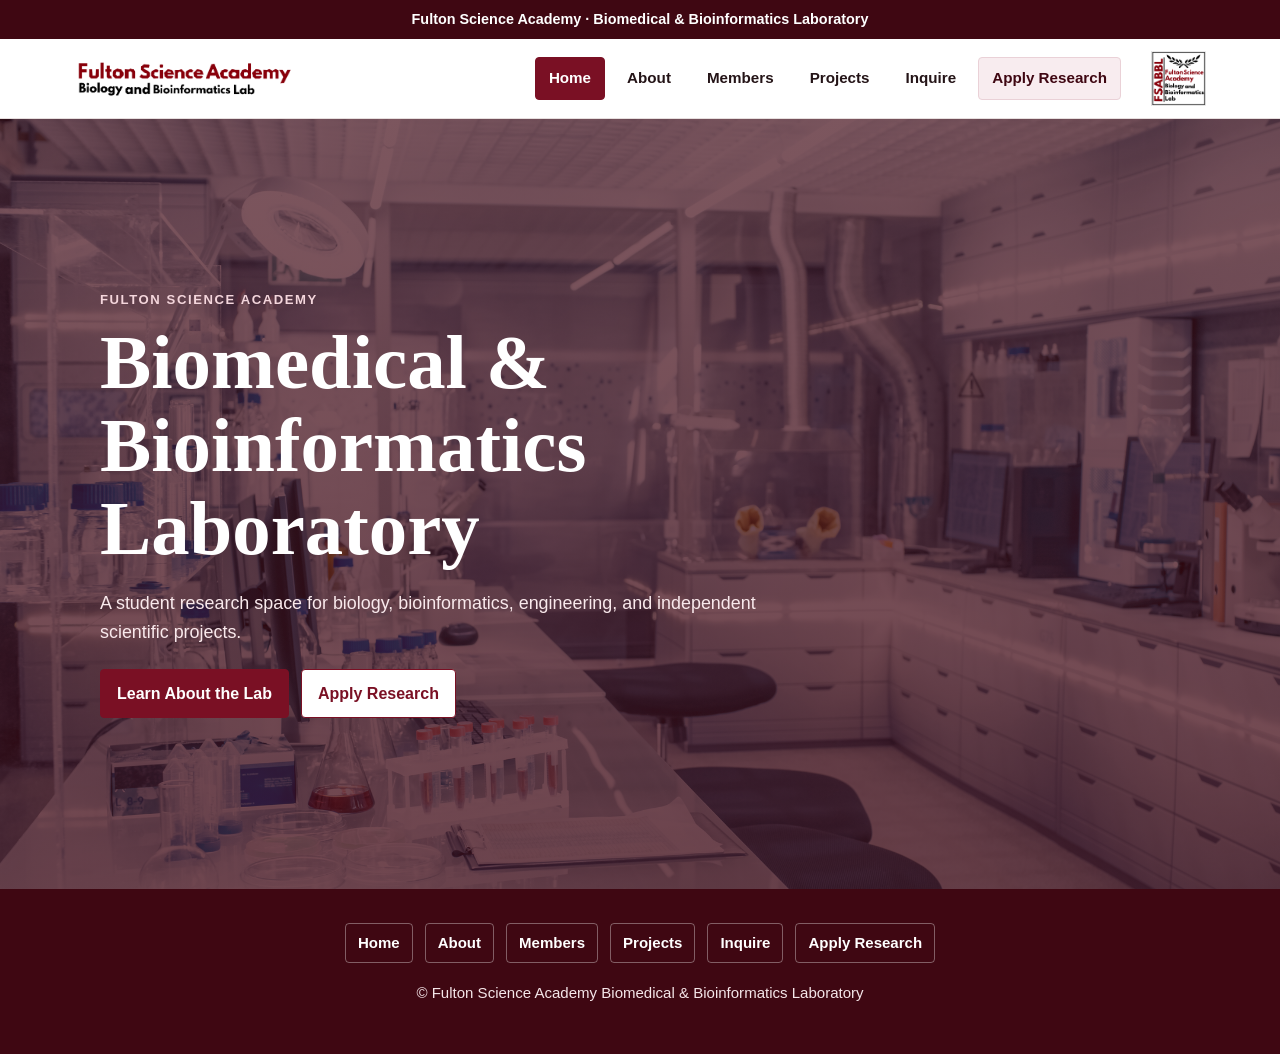
<file: index.html>
<!DOCTYPE html>
<html lang="en">
<head>
  <meta charset="UTF-8" />
  <meta name="viewport" content="width=device-width, initial-scale=1.0" />
  <title>Home | FSABBL</title>
  <link rel="stylesheet" href="styles.css" />
</head>
<body>
  <div class="top-strip">Fulton Science Academy · Biomedical &amp; Bioinformatics Laboratory</div>

  <header>
    <div class="nav-wrap">
      <a class="site-name" href="index.html" aria-label="FSABBL home">
        <img class="site-logo" src="images/logo.png" alt="FSABBL logo">
      </a>

      <nav aria-label="Main navigation">
        <a class="active" href="index.html">Home</a>
        <a href="about.html">About</a>
        <a href="members.html">Members</a>
        <a href="projects.html">Projects</a>
        <a href="inquire.html">Inquire</a>
        <a href="apply.html">Apply Research</a>
      </nav>

      <a class="site-name abrev-link" href="index.html" aria-label="FSABBL home">
        <img class="site-logo-abrev" src="images/logoabrev.png" alt="FSABBL abbreviated logo">
      </a>
    </div>
  </header>

  <section class="home-hero">
    <div class="home-overlay">
      <p class="eyebrow">Fulton Science Academy</p>
      <h1>Biomedical &amp; Bioinformatics Laboratory</h1>
      <p>
        A student research space for biology, bioinformatics, engineering, and independent scientific projects.
      </p>

      <div class="button-row">
        <a class="button primary" href="about.html">Learn About the Lab</a>
        <a class="button secondary home-button" href="apply.html">Apply Research</a>
      </div>
    </div>
  </section>

  <footer class="footer">
    <div class="footer-links">
      <a href="index.html">Home</a>
      <a href="about.html">About</a>
      <a href="members.html">Members</a>
      <a href="projects.html">Projects</a>
      <a href="inquire.html">Inquire</a>
      <a href="apply.html">Apply Research</a>
    </div>

    <p>© Fulton Science Academy Biomedical &amp; Bioinformatics Laboratory</p>
  </footer>
</body>
</html>
</file>
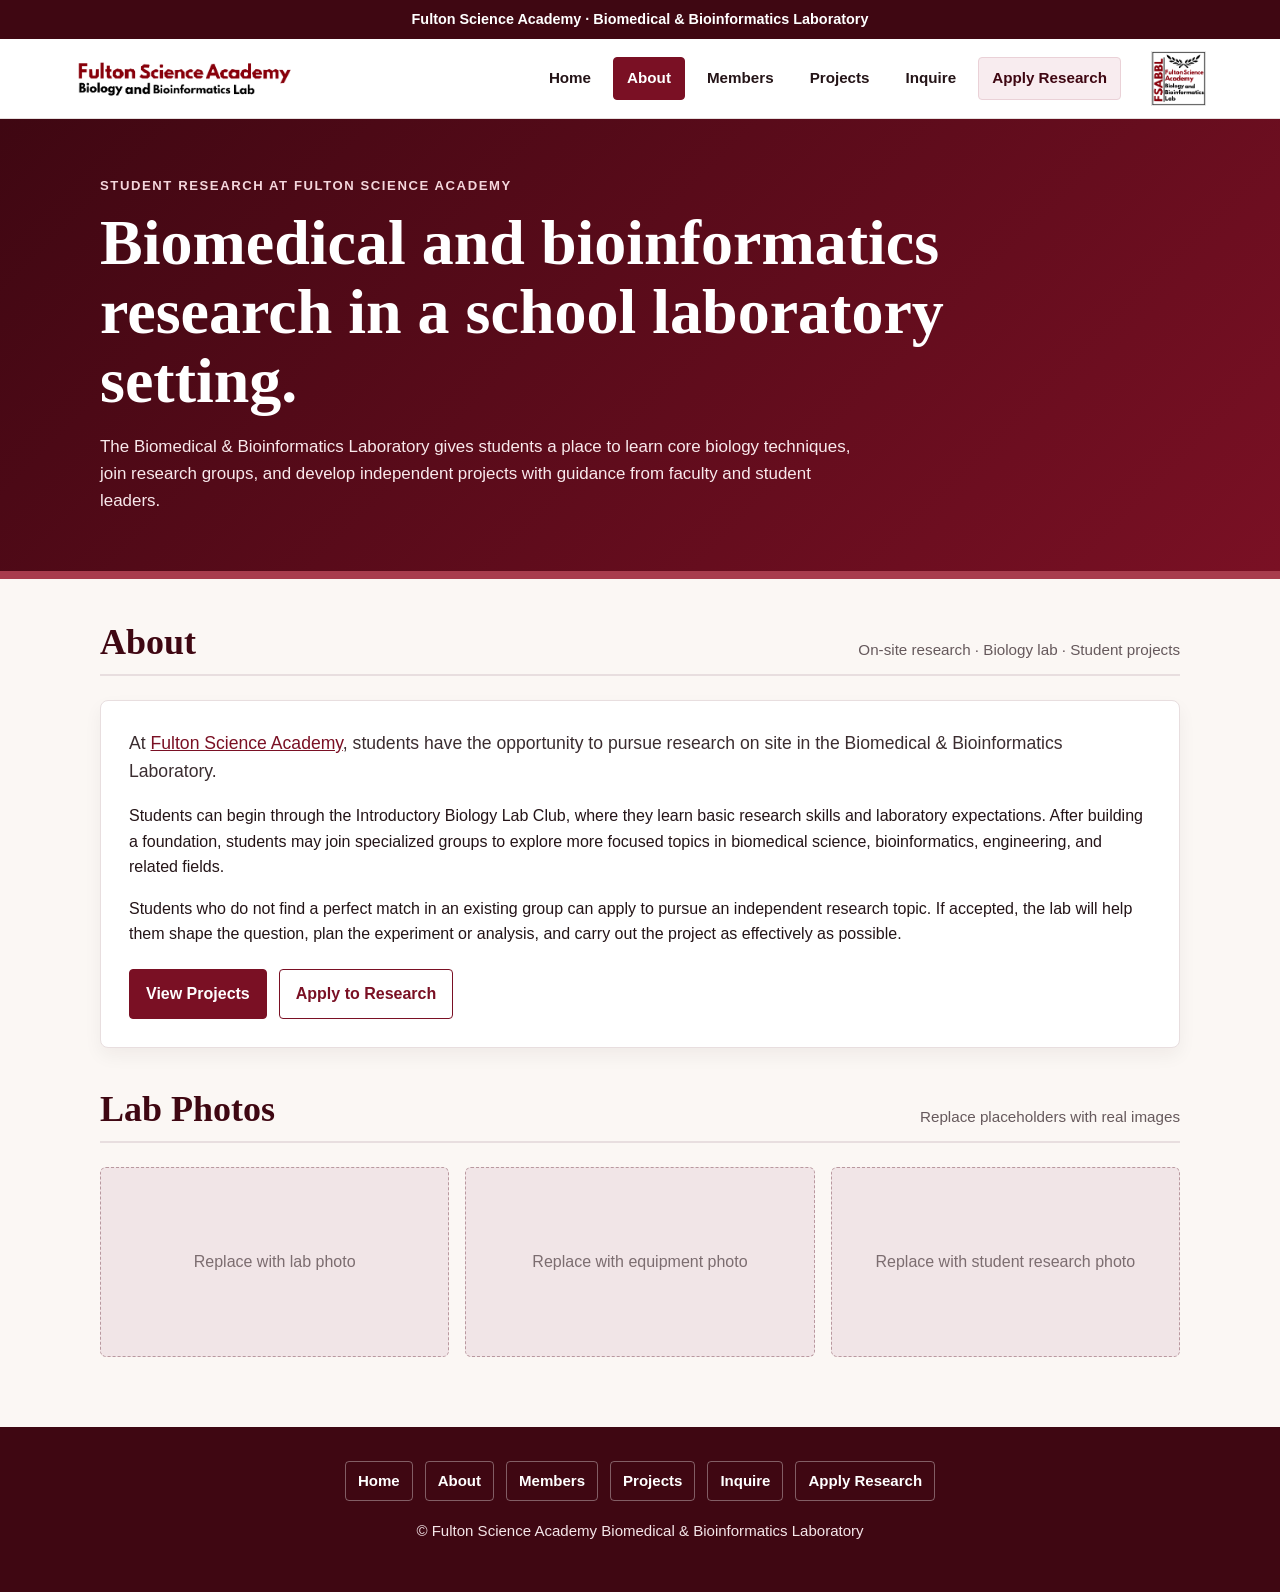
<file: about.html>
<!DOCTYPE html>
<html lang="en">
<head>
  <meta charset="UTF-8" />
  <meta name="viewport" content="width=device-width, initial-scale=1.0" />
  <title>About | FSABBL</title>
  <link rel="stylesheet" href="styles.css" />
</head>
<body>
  <div class="top-strip">Fulton Science Academy · Biomedical &amp; Bioinformatics Laboratory</div>

  <header>
    <div class="nav-wrap">
      <a class="site-name" href="index.html" aria-label="FSABBL home">
        <img class="site-logo" src="images/logo.png" alt="FSABBL logo">
      </a>
      <nav aria-label="Main navigation">
        <a href="index.html">Home</a>
        <a class="active" href="about.html">About</a>
        <a href="members.html">Members</a>
        <a href="projects.html">Projects</a>
        <a href="inquire.html">Inquire</a>
        <a href="apply.html">Apply Research</a>
      </nav>
      <a class="site-name abrev-link" href="index.html" aria-label="FSABBL home">
        <img class="site-logo-abrev" src="images/logoabrev.png" alt="FSABBL abbreviated logo">
      </a>
    </div>
  </header>

  <section class="hero">
    <div class="hero-inner">
      <p class="eyebrow">Student research at Fulton Science Academy</p>
      <h1>Biomedical and bioinformatics research in a school laboratory setting.</h1>
      <p>
        The Biomedical &amp; Bioinformatics Laboratory gives students a place to learn core biology techniques,
        join research groups, and develop independent projects with guidance from faculty and student leaders.
      </p>
    </div>
  </section>

  <main>
    <div class="section-heading">
      <h2>About</h2>
      <span>On-site research · Biology lab · Student projects</span>
    </div>

    <div class="card">
      <p class="lead">
        At <a href="https://fultonscienceacademy.org/" target="_blank" rel="noopener">Fulton Science Academy</a>,
        students have the opportunity to pursue research on site in the Biomedical &amp; Bioinformatics Laboratory.
      </p>
      <p>
        Students can begin through the Introductory Biology Lab Club, where they learn basic research skills and
        laboratory expectations. After building a foundation, students may join specialized groups to explore more
        focused topics in biomedical science, bioinformatics, engineering, and related fields.
      </p>
      <p>
        Students who do not find a perfect match in an existing group can apply to pursue an independent research topic.
        If accepted, the lab will help them shape the question, plan the experiment or analysis, and carry out the project
        as effectively as possible.
      </p>

      <div class="button-row">
        <a class="button primary" href="projects.html">View Projects</a>
        <a class="button secondary" href="apply.html">Apply to Research</a>
      </div>
    </div>

    <div class="section-heading">
      <h2>Lab Photos</h2>
      <span>Replace placeholders with real images</span>
    </div>

    <div class="photo-grid" aria-label="Lab photo placeholders">
      <div class="photo-placeholder">Replace with lab photo</div>
      <div class="photo-placeholder">Replace with equipment photo</div>
      <div class="photo-placeholder">Replace with student research photo</div>
    </div>
  </main>

  <footer class="footer">
    <div class="footer-links">
      <a href="index.html">Home</a>
      <a href="about.html">About</a>
      <a href="members.html">Members</a>
      <a href="projects.html">Projects</a>
      <a href="inquire.html">Inquire</a>
      <a href="apply.html">Apply Research</a>
    </div>

    <p>© Fulton Science Academy Biomedical &amp; Bioinformatics Laboratory</p>
  </footer>
</body>
</html>
</file>
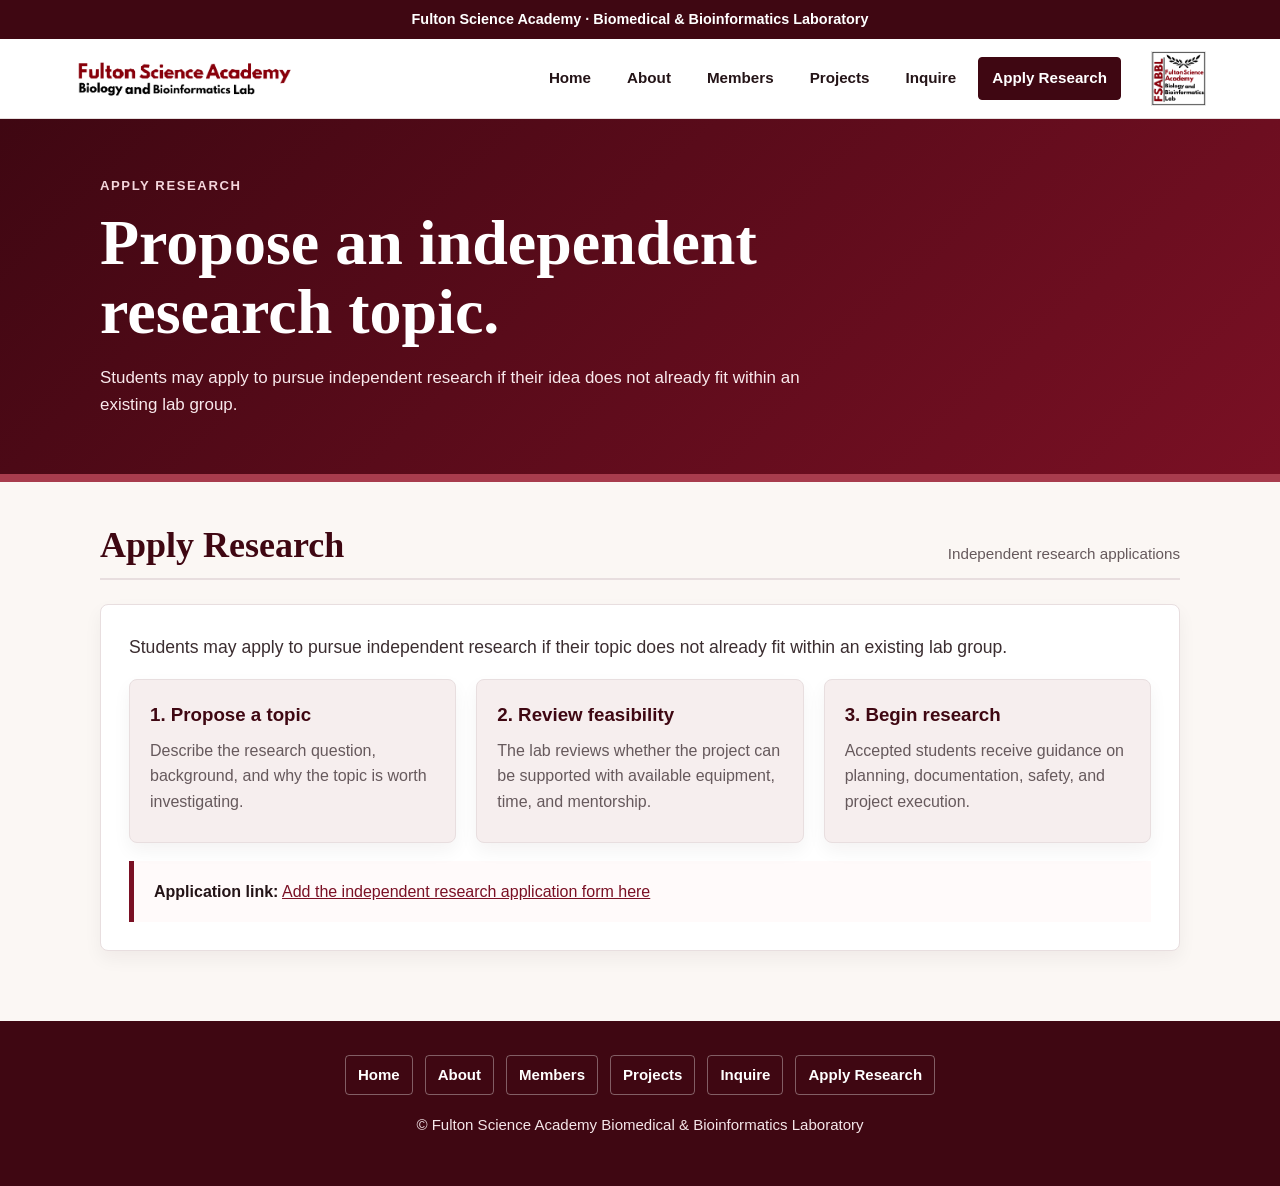
<file: apply.html>
<!DOCTYPE html>
<html lang="en">
<head>
  <meta charset="UTF-8" />
  <meta name="viewport" content="width=device-width, initial-scale=1.0" />
  <title>Apply Research | FSABBL</title>
  <link rel="stylesheet" href="styles.css" />
</head>
<body>
  <div class="top-strip">Fulton Science Academy · Biomedical &amp; Bioinformatics Laboratory</div>

  <header>
    <div class="nav-wrap">
      <a class="site-name" href="index.html" aria-label="FSABBL home">
        <img class="site-logo" src="images/logo.png" alt="FSABBL logo">
      </a>
      <nav aria-label="Main navigation">
        <a href="index.html">Home</a>
        <a href="about.html">About</a>
        <a href="members.html">Members</a>
        <a href="projects.html">Projects</a>
        <a href="inquire.html">Inquire</a>
        <a class="active" href="apply.html">Apply Research</a>
      </nav>
      <a class="site-name abrev-link" href="index.html" aria-label="FSABBL home">
        <img class="site-logo-abrev" src="images/logoabrev.png" alt="FSABBL abbreviated logo">
      </a>
    </div>
  </header>

  <section class="hero">
    <div class="hero-inner">
      <p class="eyebrow">Apply research</p>
      <h1>Propose an independent research topic.</h1>
      <p>Students may apply to pursue independent research if their idea does not already fit within an existing lab group.</p>
    </div>
  </section>

  <main>
    <div class="section-heading">
      <h2>Apply Research</h2>
      <span>Independent research applications</span>
    </div>

    <div class="card">
      <p class="lead">
        Students may apply to pursue independent research if their topic does not already fit within an existing lab group.
      </p>
      <div class="grid-3">
        <div class="subcard">
          <h3>1. Propose a topic</h3>
          <p>Describe the research question, background, and why the topic is worth investigating.</p>
        </div>
        <div class="subcard">
          <h3>2. Review feasibility</h3>
          <p>The lab reviews whether the project can be supported with available equipment, time, and mentorship.</p>
        </div>
        <div class="subcard">
          <h3>3. Begin research</h3>
          <p>Accepted students receive guidance on planning, documentation, safety, and project execution.</p>
        </div>
      </div>

      <div class="notice">
        <strong>Application link:</strong> <a href="#">Add the independent research application form here</a>
      </div>
    </div>
  </main>

  <footer class="footer">

    <div class="footer-links">
      <a href="index.html">Home</a>
      <a href="about.html">About</a>
      <a href="members.html">Members</a>
      <a href="projects.html">Projects</a>
      <a href="inquire.html">Inquire</a>
      <a href="apply.html">Apply Research</a>
    </div>
  
    <p>© Fulton Science Academy Biomedical &amp; Bioinformatics Laboratory</p>
  
  </footer>
</body>
</html>
</file>
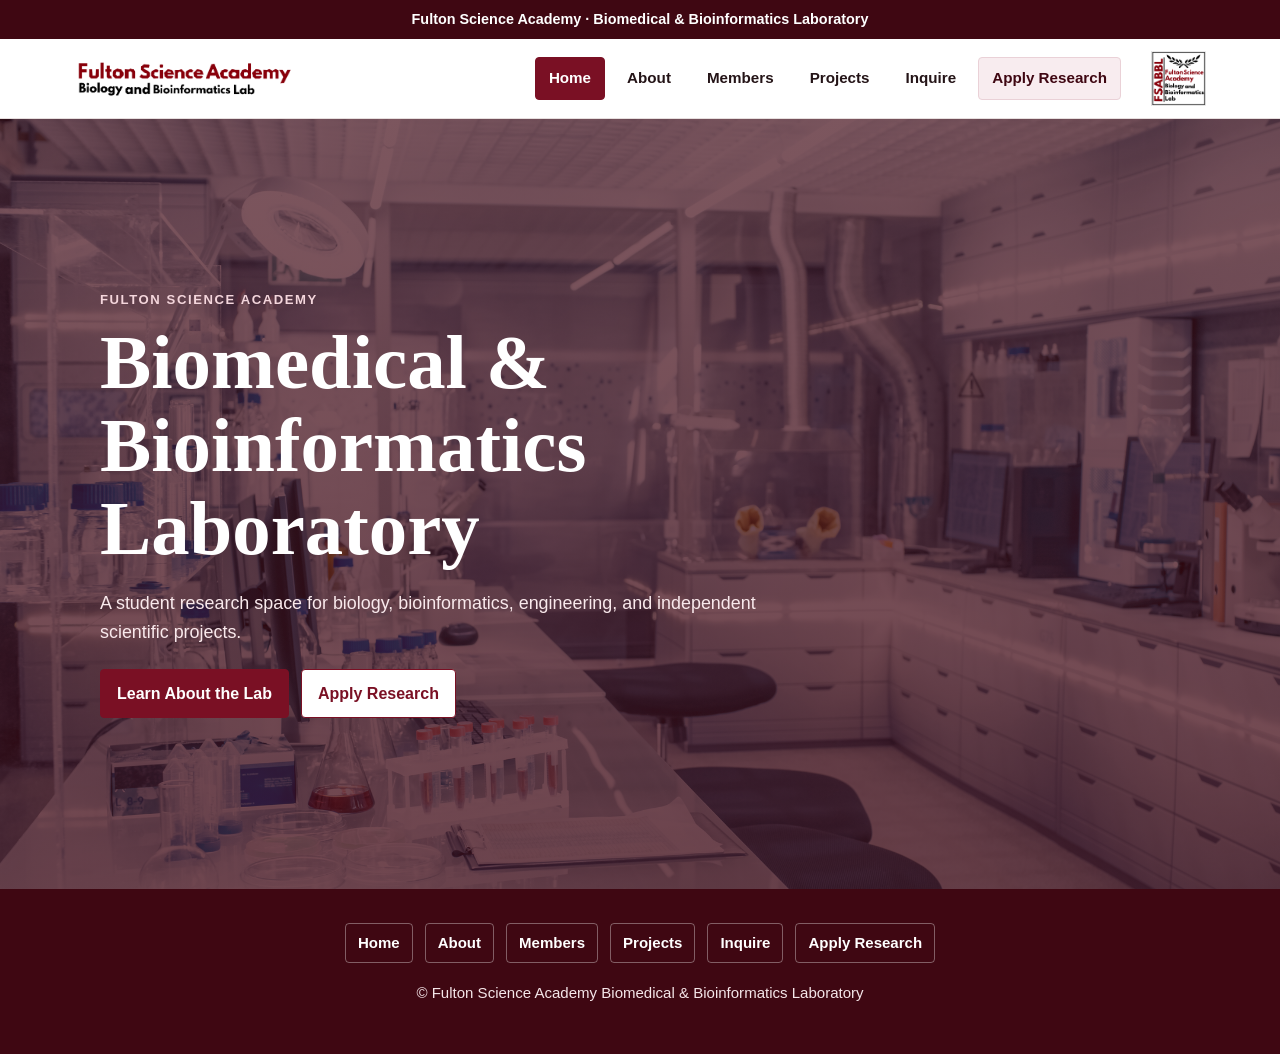
<file: home.html>
<!DOCTYPE html>
<html lang="en">
<head>
  <meta charset="UTF-8" />
  <meta name="viewport" content="width=device-width, initial-scale=1.0" />
  <title>Home | FSABBL</title>
  <link rel="canonical" href="index.html" />
  <link rel="stylesheet" href="styles.css" />
</head>
<body>
  <div class="top-strip">Fulton Science Academy · Biomedical &amp; Bioinformatics Laboratory</div>

  <header>
    <div class="nav-wrap">
      <a class="site-name" href="index.html" aria-label="FSABBL home">
        <img class="site-logo" src="images/logo.png" alt="FSABBL logo">
      </a>

      <nav aria-label="Main navigation">
        <a class="active" href="index.html">Home</a>
        <a href="about.html">About</a>
        <a href="members.html">Members</a>
        <a href="projects.html">Projects</a>
        <a href="inquire.html">Inquire</a>
        <a href="apply.html">Apply Research</a>
      </nav>

      <a class="site-name abrev-link" href="index.html" aria-label="FSABBL home">
        <img class="site-logo-abrev" src="images/logoabrev.png" alt="FSABBL abbreviated logo">
      </a>
    </div>
  </header>

  <section class="home-hero">
    <div class="home-overlay">
      <p class="eyebrow">Fulton Science Academy</p>
      <h1>Biomedical &amp; Bioinformatics Laboratory</h1>
      <p>
        A student research space for biology, bioinformatics, engineering, and independent scientific projects.
      </p>

      <div class="button-row">
        <a class="button primary" href="about.html">Learn About the Lab</a>
        <a class="button secondary home-button" href="apply.html">Apply Research</a>
      </div>
    </div>
  </section>

  <footer class="footer">
    <div class="footer-links">
      <a href="index.html">Home</a>
      <a href="about.html">About</a>
      <a href="members.html">Members</a>
      <a href="projects.html">Projects</a>
      <a href="inquire.html">Inquire</a>
      <a href="apply.html">Apply Research</a>
    </div>

    <p>© Fulton Science Academy Biomedical &amp; Bioinformatics Laboratory</p>
  </footer>
</body>
</html>
</file>
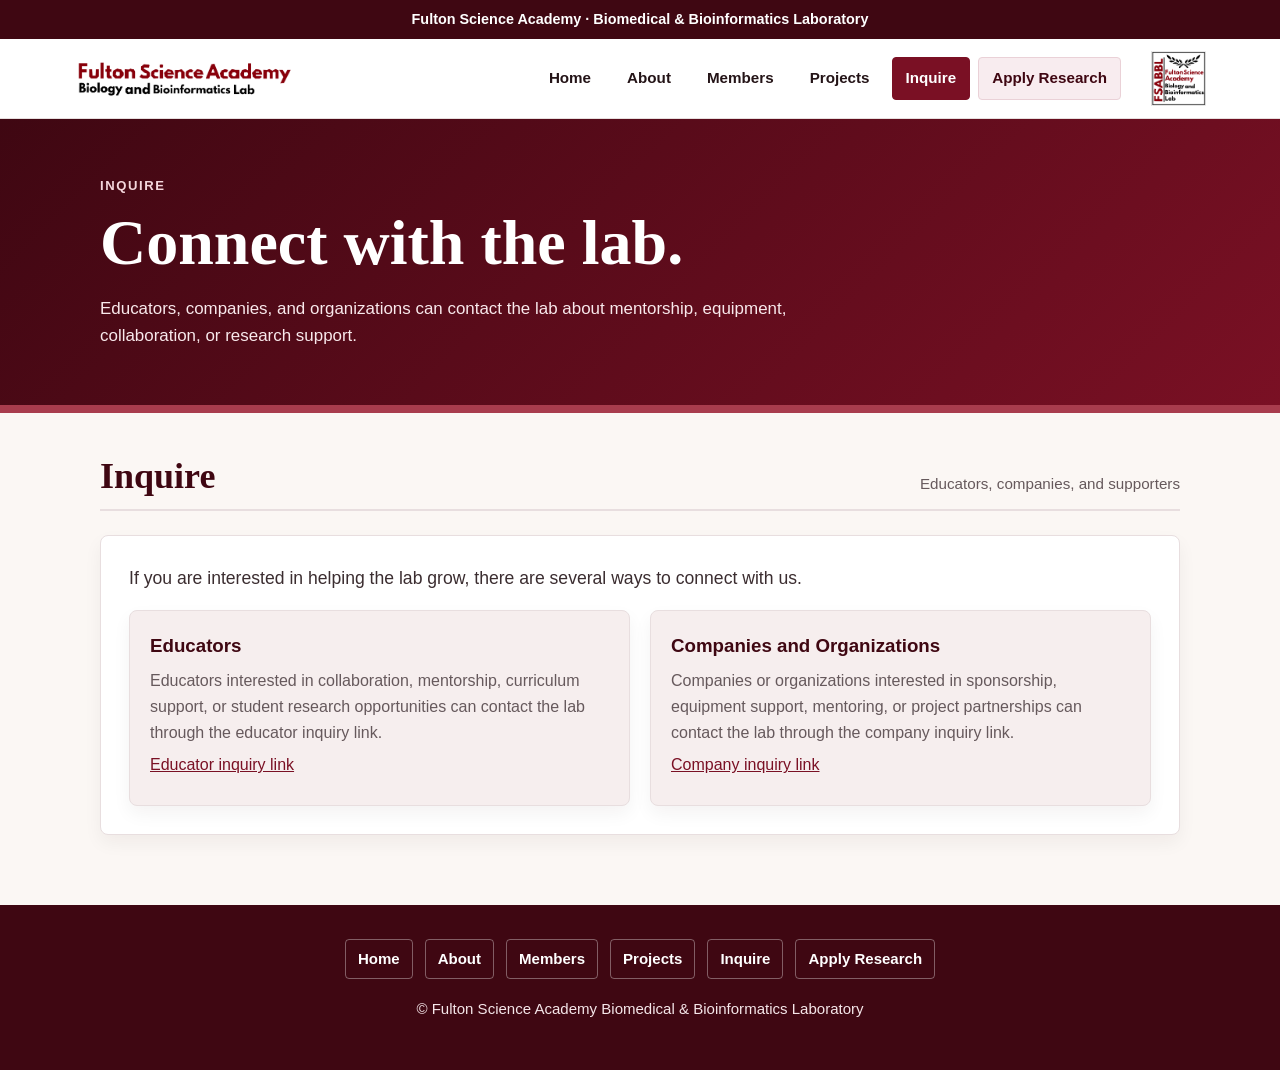
<file: inquire.html>
<!DOCTYPE html>
<html lang="en">
<head>
  <meta charset="UTF-8" />
  <meta name="viewport" content="width=device-width, initial-scale=1.0" />
  <title>Inquire | FSABBL</title>
  <link rel="stylesheet" href="styles.css" />
</head>
<body>
  <div class="top-strip">Fulton Science Academy · Biomedical &amp; Bioinformatics Laboratory</div>

  <header>
    <div class="nav-wrap">
      <a class="site-name" href="index.html" aria-label="FSABBL home">
        <img class="site-logo" src="images/logo.png" alt="FSABBL logo">
      </a>
      <nav aria-label="Main navigation">
        <a href="index.html">Home</a>
        <a href="about.html">About</a>
        <a href="members.html">Members</a>
        <a href="projects.html">Projects</a>
        <a class="active" href="inquire.html">Inquire</a>
        <a href="apply.html">Apply Research</a>
      </nav>
      <a class="site-name abrev-link" href="index.html" aria-label="FSABBL home">
        <img class="site-logo-abrev" src="images/logoabrev.png" alt="FSABBL abbreviated logo">
      </a>
    </div>
  </header>

  <section class="hero">
    <div class="hero-inner">
      <p class="eyebrow">Inquire</p>
      <h1>Connect with the lab.</h1>
      <p>Educators, companies, and organizations can contact the lab about mentorship, equipment, collaboration, or research support.</p>
    </div>
  </section>

  <main>
    <div class="section-heading">
      <h2>Inquire</h2>
      <span>Educators, companies, and supporters</span>
    </div>

    <div class="card">
      <p class="lead">
        If you are interested in helping the lab grow, there are several ways to connect with us.
      </p>
      <div class="grid-2">
        <div class="subcard">
          <h3>Educators</h3>
          <p>
            Educators interested in collaboration, mentorship, curriculum support, or student research opportunities
            can contact the lab through the educator inquiry link.
          </p>
          <p><a href="#">Educator inquiry link</a></p>
        </div>

        <div class="subcard">
          <h3>Companies and Organizations</h3>
          <p>
            Companies or organizations interested in sponsorship, equipment support, mentoring, or project partnerships
            can contact the lab through the company inquiry link.
          </p>
          <p><a href="#">Company inquiry link</a></p>
        </div>
      </div>
    </div>
  </main>

  <footer class="footer">

    <div class="footer-links">
      <a href="index.html">Home</a>
      <a href="about.html">About</a>
      <a href="members.html">Members</a>
      <a href="projects.html">Projects</a>
      <a href="inquire.html">Inquire</a>
      <a href="apply.html">Apply Research</a>
    </div>
  
    <p>© Fulton Science Academy Biomedical &amp; Bioinformatics Laboratory</p>
  
  </footer>
</body>
</html>
</file>
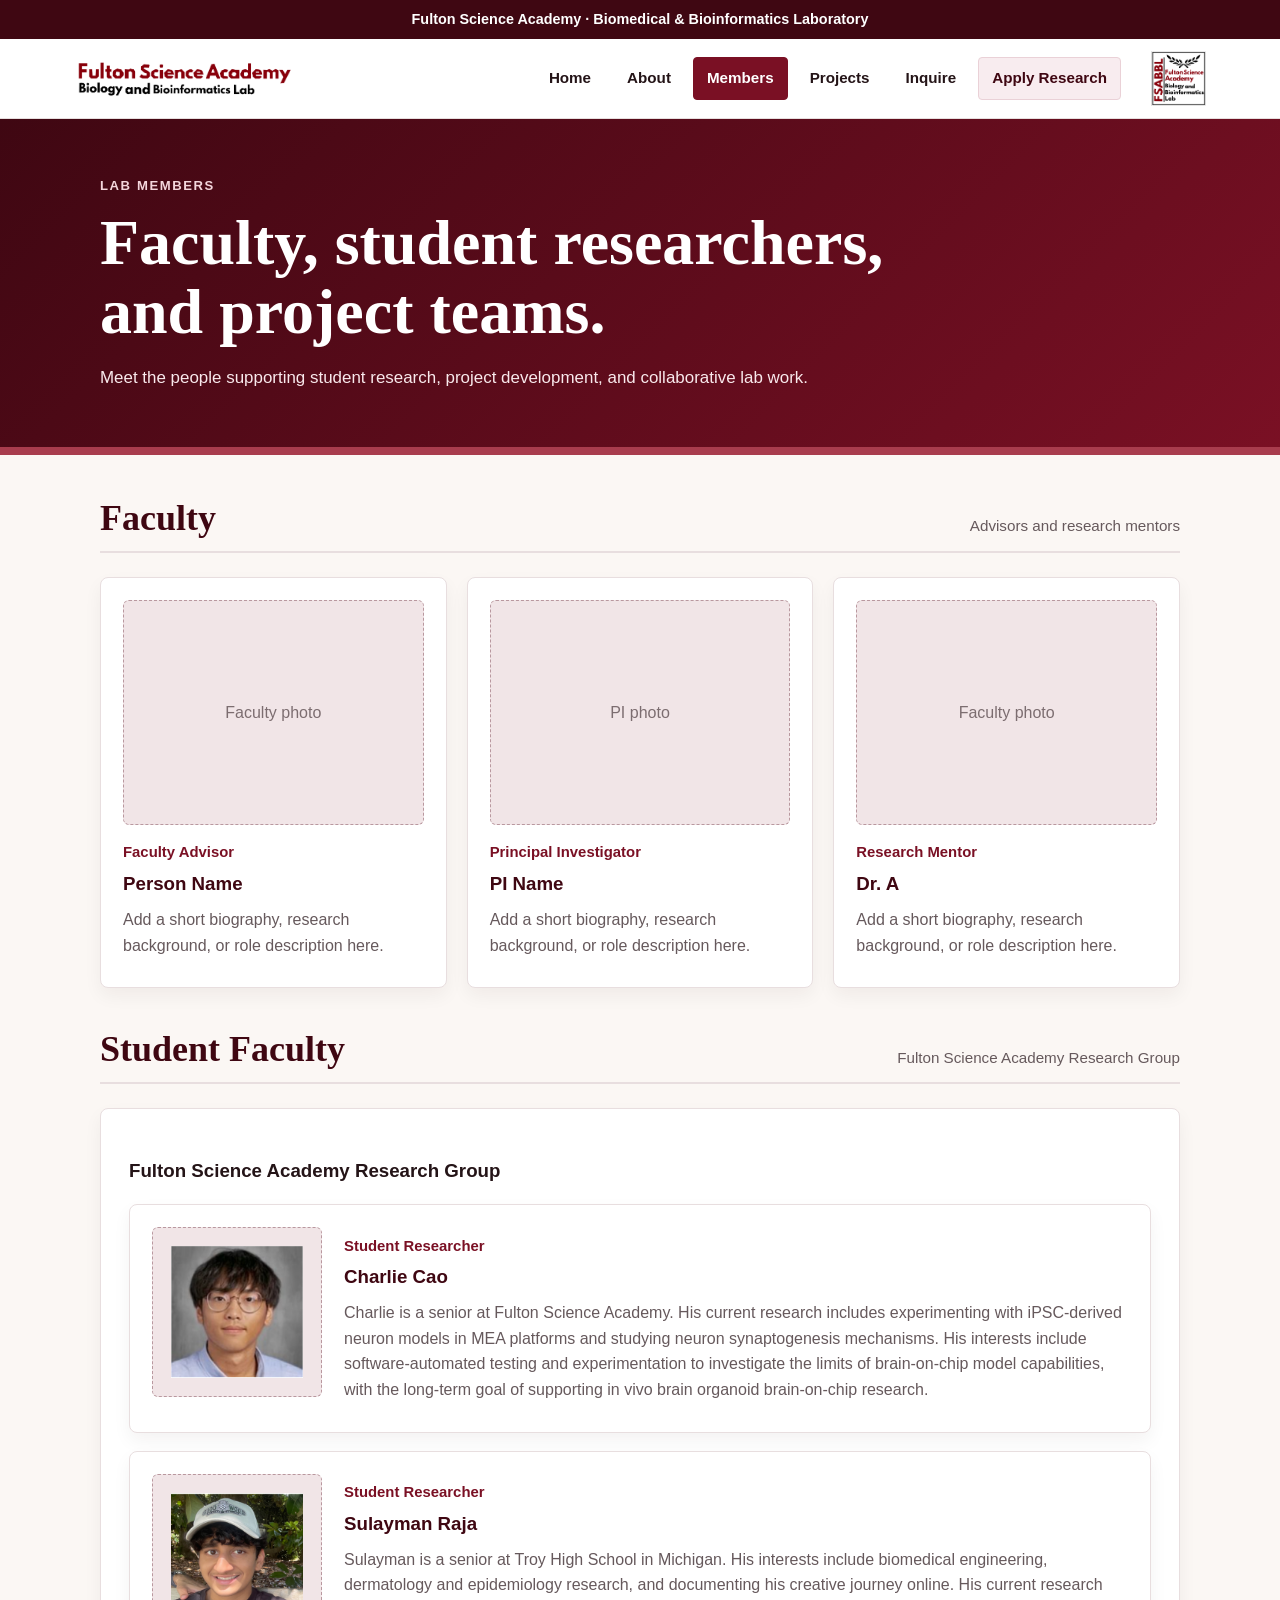
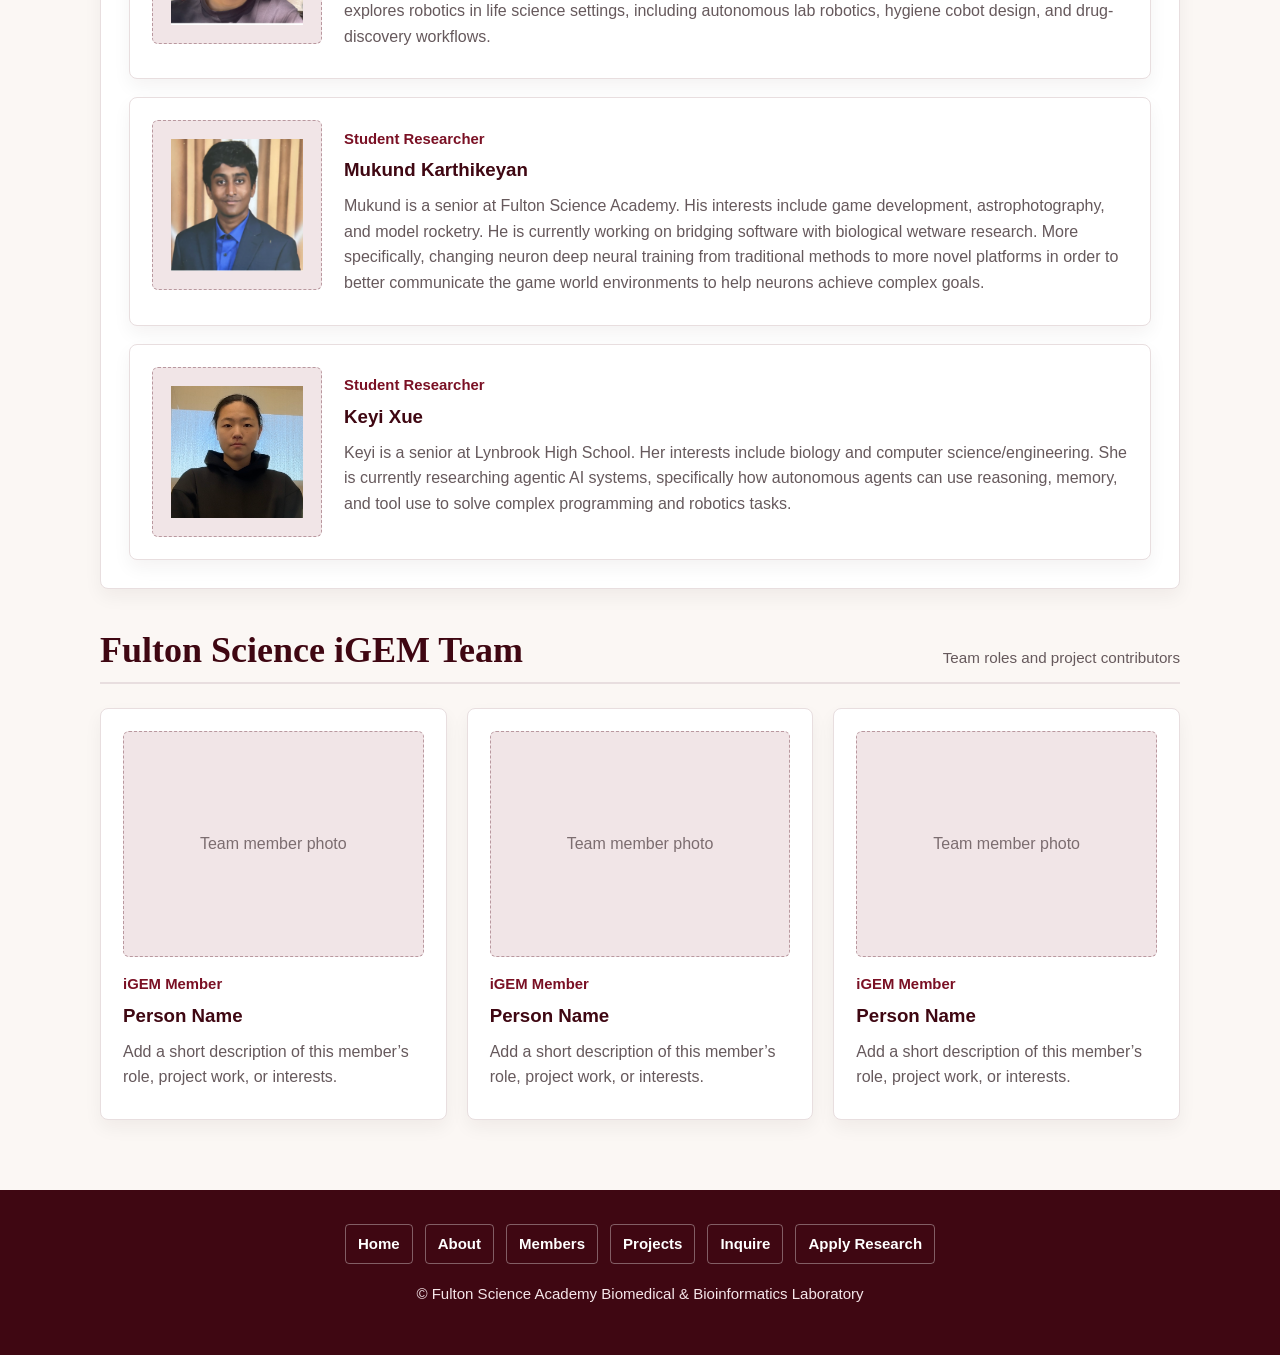
<file: members.html>
<!DOCTYPE html>
<html lang="en">
<head>
  <meta charset="UTF-8" />
  <meta name="viewport" content="width=device-width, initial-scale=1.0" />
  <title>Members | FSABBL</title>
  <link rel="stylesheet" href="styles.css" />
</head>
<body>
  <div class="top-strip">Fulton Science Academy · Biomedical &amp; Bioinformatics Laboratory</div>

  <header>
    <div class="nav-wrap">
      <a class="site-name" href="index.html" aria-label="FSABBL home">
        <img class="site-logo" src="images/logo.png" alt="FSABBL logo">
      </a>
      <nav aria-label="Main navigation">
        <a href="index.html">Home</a>
        <a href="about.html">About</a>
        <a class="active" href="members.html">Members</a>
        <a href="projects.html">Projects</a>
        <a href="inquire.html">Inquire</a>
        <a href="apply.html">Apply Research</a>
      </nav>
      <a class="site-name abrev-link" href="index.html" aria-label="FSABBL home">
        <img class="site-logo-abrev" src="images/logoabrev.png" alt="FSABBL abbreviated logo">
      </a>
    </div>
  </header>

  <section class="hero">
    <div class="hero-inner">
      <p class="eyebrow">Lab members</p>
      <h1>Faculty, student researchers, and project teams.</h1>
      <p>Meet the people supporting student research, project development, and collaborative lab work.</p>
    </div>
  </section>

  <main>
    <div class="section-heading">
      <h2>Faculty</h2>
      <span>Advisors and research mentors</span>
    </div>

    <div class="grid-3">
      <article class="member">
        <div class="member-photo">Faculty photo</div>
        <p class="role">Faculty Advisor</p>
        <h3>Person Name</h3>
        <p>Add a short biography, research background, or role description here.</p>
      </article>

      <article class="member">
        <div class="member-photo">PI photo</div>
        <p class="role">Principal Investigator</p>
        <h3>PI Name</h3>
        <p>Add a short biography, research background, or role description here.</p>
      </article>

      <article class="member">
        <div class="member-photo">Faculty photo</div>
        <p class="role">Research Mentor</p>
        <h3>Dr. A</h3>
        <p>Add a short biography, research background, or role description here.</p>
      </article>
    </div>

    <div class="section-heading">
      <h2>Student Faculty</h2>
      <span>Fulton Science Academy Research Group</span>
    </div>

    <div class="card">
      <h3>Fulton Science Academy Research Group</h3>

      <article class="member student-card" style="margin-top: 18px;">
        <img class="member-photo" src="images/charlie.png" alt="Charlie">
        <div>
          <p class="role">Student Researcher</p>
          <h3>Charlie Cao</h3>
          <p>
            Charlie is a senior at Fulton Science Academy. His current research includes experimenting with
            iPSC-derived neuron models in MEA platforms and studying neuron synaptogenesis mechanisms. His interests
            include software-automated testing and experimentation to investigate the limits of brain-on-chip model
            capabilities, with the long-term goal of supporting in vivo brain organoid brain-on-chip research.
          </p>
        </div>
      </article>

      <article class="member student-card" style="margin-top: 18px;">
        <img class="member-photo" src="images/Sulayman.png" alt="Sulayman">
        <div>
          <p class="role">Student Researcher</p>
          <h3>Sulayman Raja</h3>
          <p>
            Sulayman is a senior at Troy High School in Michigan. His interests include biomedical engineering,
            dermatology and epidemiology research, and documenting his creative journey online. His current research
            explores robotics in life science settings, including autonomous lab robotics, hygiene cobot design, and
            drug-discovery workflows.
          </p>
        </div>
      </article>
      
      <article class="member student-card" style="margin-top: 18px;">
        <img class="member-photo" src="images/Mukund.png" alt="Mukund">
        <div>
          <p class="role">Student Researcher</p>
          <h3>Mukund Karthikeyan</h3>
          <p>
            Mukund is a senior at Fulton Science Academy. His interests include game development, astrophotography, 
            and model rocketry. He is currently working on bridging software with biological wetware research. 
            More specifically, changing neuron deep neural training from traditional methods to more novel platforms 
            in order to better communicate the game world environments to help neurons achieve complex goals.  
          </p>
        </div>
      </article>
      <article class="member student-card" style="margin-top: 18px;">

        <img class="member-photo" src="images/Keyi.png" alt="Keyi">
        <div>
          <p class="role">Student Researcher</p>
          <h3>Keyi Xue</h3>
          <p>
            Keyi is a senior at Lynbrook High School. Her interests include biology and computer science/engineering. 
            She is currently researching agentic AI systems, specifically how autonomous agents can use reasoning, 
            memory, and tool use to solve complex programming and robotics tasks.

          </p>
        </div>
      </article>

    </div>

    <div class="section-heading">
      <h2>Fulton Science iGEM Team</h2>
      <span>Team roles and project contributors</span>
    </div>

    <div class="grid-3">
      <article class="member">
        <div class="member-photo">Team member photo</div>
        <p class="role">iGEM Member</p>
        <h3>Person Name</h3>
        <p>Add a short description of this member’s role, project work, or interests.</p>
      </article>
      <article class="member">
        <div class="member-photo">Team member photo</div>
        <p class="role">iGEM Member</p>
        <h3>Person Name</h3>
        <p>Add a short description of this member’s role, project work, or interests.</p>
      </article>
      <article class="member">
        <div class="member-photo">Team member photo</div>
        <p class="role">iGEM Member</p>
        <h3>Person Name</h3>
        <p>Add a short description of this member’s role, project work, or interests.</p>
      </article>
    </div>
  </main>

  <footer class="footer">

    <div class="footer-links">
      <a href="index.html">Home</a>
      <a href="about.html">About</a>
      <a href="members.html">Members</a>
      <a href="projects.html">Projects</a>
      <a href="inquire.html">Inquire</a>
      <a href="apply.html">Apply Research</a>
    </div>
  
    <p>© Fulton Science Academy Biomedical &amp; Bioinformatics Laboratory</p>
  
  </footer>
</body>
</html>
</file>
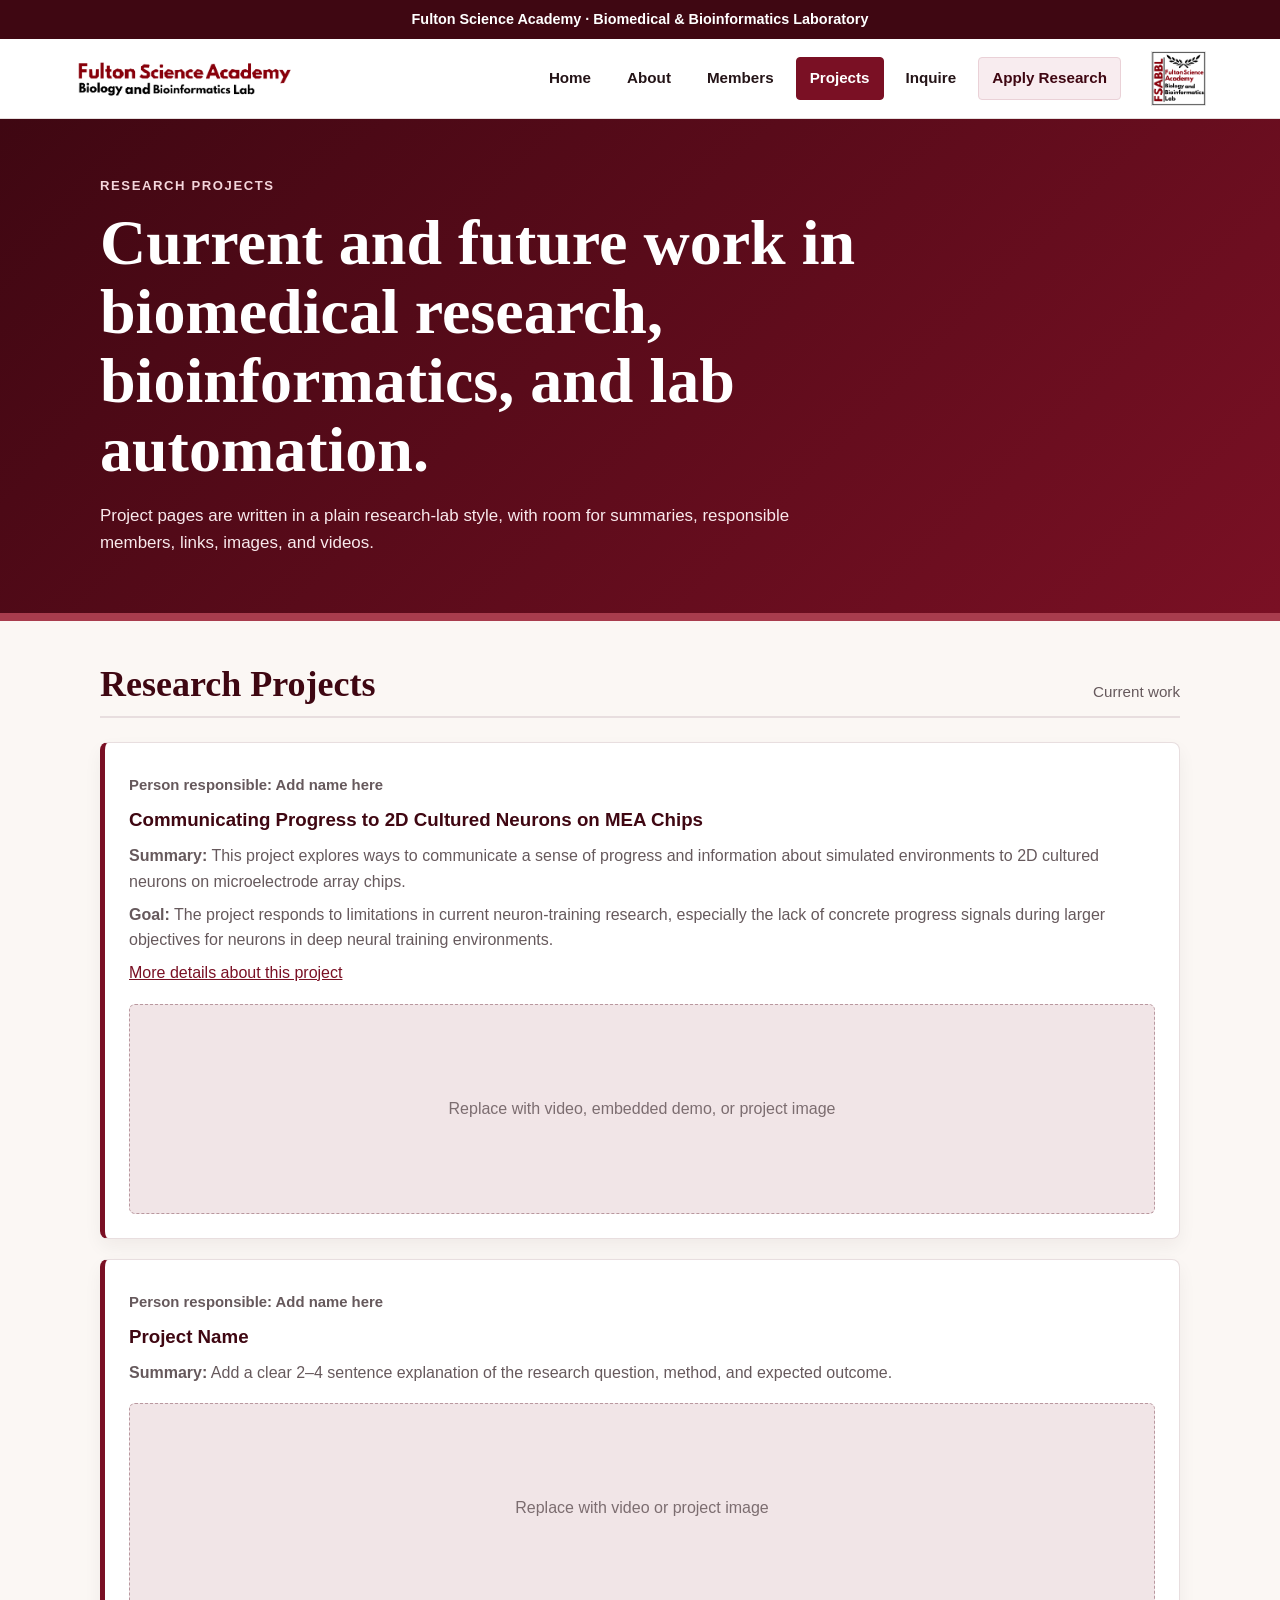
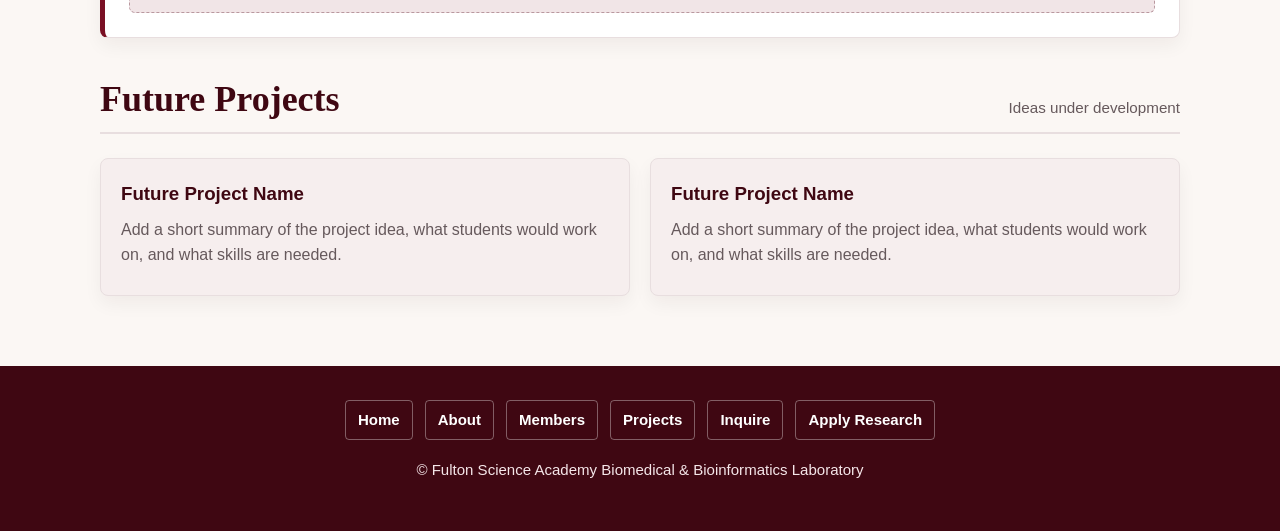
<file: projects.html>
<!DOCTYPE html>
<html lang="en">
<head>
  <meta charset="UTF-8" />
  <meta name="viewport" content="width=device-width, initial-scale=1.0" />
  <title>Projects | FSABBL</title>
  <link rel="stylesheet" href="styles.css" />
</head>
<body>
  <div class="top-strip">Fulton Science Academy · Biomedical &amp; Bioinformatics Laboratory</div>

  <header>
    <div class="nav-wrap">
      <a class="site-name" href="index.html" aria-label="FSABBL home">
        <img class="site-logo" src="images/logo.png" alt="FSABBL logo">
      </a>
      <nav aria-label="Main navigation">
        <a href="index.html">Home</a>
        <a href="about.html">About</a>
        <a href="members.html">Members</a>
        <a class="active" href="projects.html">Projects</a>
        <a href="inquire.html">Inquire</a>
        <a href="apply.html">Apply Research</a>
      </nav>
      <a class="site-name abrev-link" href="index.html" aria-label="FSABBL home">
        <img class="site-logo-abrev" src="images/logoabrev.png" alt="FSABBL abbreviated logo">
      </a>
    </div>
  </header>

  <section class="hero">
    <div class="hero-inner">
      <p class="eyebrow">Research projects</p>
      <h1>Current and future work in biomedical research, bioinformatics, and lab automation.</h1>
      <p>Project pages are written in a plain research-lab style, with room for summaries, responsible members, links, images, and videos.</p>
    </div>
  </section>

  <main>
    <div class="section-heading">
      <h2>Research Projects</h2>
      <span>Current work</span>
    </div>

    <article class="project">
      <p class="project-meta">Person responsible: Add name here</p>
      <h3>Communicating Progress to 2D Cultured Neurons on MEA Chips</h3>
      <p>
        <strong>Summary:</strong> This project explores ways to communicate a sense of progress and information about
        simulated environments to 2D cultured neurons on microelectrode array chips.
      </p>
      <p>
        <strong>Goal:</strong> The project responds to limitations in current neuron-training research, especially the
        lack of concrete progress signals during larger objectives for neurons in deep neural training environments.
      </p>
      <p>
        <a href="https://docs.google.com/document/d/1J4ahQXSy-wevQZyDfPc_DMRvJKGxTX---u69OGC4OxE/edit?tab=t.0" target="_blank" rel="noopener">
          More details about this project
        </a>
      </p>
      <div class="project-video">Replace with video, embedded demo, or project image</div>
    </article>

    <article class="project">
      <p class="project-meta">Person responsible: Add name here</p>
      <h3>Project Name</h3>
      <p>
        <strong>Summary:</strong> Add a clear 2–4 sentence explanation of the research question, method, and expected outcome.
      </p>
      <div class="project-video">Replace with video or project image</div>
    </article>

    <div class="section-heading">
      <h2>Future Projects</h2>
      <span>Ideas under development</span>
    </div>

    <div class="grid-2">
      <div class="subcard">
        <h3>Future Project Name</h3>
        <p>Add a short summary of the project idea, what students would work on, and what skills are needed.</p>
      </div>
      <div class="subcard">
        <h3>Future Project Name</h3>
        <p>Add a short summary of the project idea, what students would work on, and what skills are needed.</p>
      </div>
    </div>
  </main>

  <footer class="footer">

    <div class="footer-links">
      <a href="index.html">Home</a>
      <a href="about.html">About</a>
      <a href="members.html">Members</a>
      <a href="projects.html">Projects</a>
      <a href="inquire.html">Inquire</a>
      <a href="apply.html">Apply Research</a>
    </div>
  
    <p>© Fulton Science Academy Biomedical &amp; Bioinformatics Laboratory</p>
  
  </footer>
</body>
</html>
</file>
<file: styles.css>
:root {
  --wine: #7a1024;
  --wine-dark: #3f0712;
  --wine-soft: #a83c4d;
  --cream: #fbf7f4;
  --white: #ffffff;
  --ink: #241417;
  --muted: #66595c;
  --line: #e8dedf;
  --panel: #f6eeee;
}

* {
  box-sizing: border-box;
}

body {
  margin: 0;
  color: var(--ink);
  background: var(--cream);
  font-family: Arial, Helvetica, sans-serif;
  line-height: 1.6;
}

a {
  color: var(--wine);
}

a:hover {
  color: var(--wine-dark);
}

/* Top strip */
.top-strip {
  position: sticky;
  top: 0;
  z-index: 1001;
  background: var(--wine-dark);
  color: var(--white);
  font-size: 0.9rem;
  padding: 8px 20px;
  text-align: center;
  font-weight: 600;
}

header {
  position: sticky;
  top: 38px;
  z-index: 1000;
  background: var(--white);
  border-bottom: 1px solid #e6dede;
}

/* Header layout */
.nav-wrap {
  max-width: 1180px;
  margin: 0 auto;
  padding: 12px 24px;
  display: grid;
  grid-template-columns: 240px 1fr 65px;
  align-items: center;
  gap: 20px;
}

/* Logo links */
.site-name {
  display: flex;
  align-items: center;
  text-decoration: none;
  color: var(--ink);
}

/* Main left logo */
.site-logo {
  width: 220px;
  height: auto;
  display: block;
}

/* Small right logo */
.site-logo-abrev {
  width: 55px;
  height: auto;
  display: block;
}

/* Move small logo slightly closer to nav */
.abrev-link {
  justify-self: end;
  margin-left: -8px;
}

/* Navigation */
.nav-wrap nav {
  justify-self: end;
  display: flex;
  align-items: center;
  gap: 8px;
  flex-wrap: wrap;
}

nav a {
  color: var(--ink);
  text-decoration: none;
  font-weight: 600;
  font-size: 0.95rem;
  padding: 8px 13px;
  border: 1px solid transparent;
  border-radius: 4px;
}

nav a:hover {
  color: var(--wine);
  border-color: var(--line);
  background: #fffafa;
}

nav a[href="apply.html"] {
  color: var(--wine-dark);
  background: #f8ecef;
  border-color: #ead1d7;
}

nav a[href="apply.html"]:hover {
  color: var(--wine);
  background: #f4e1e6;
  border-color: #dfbdc6;
}

nav a.active {
  color: var(--white);
  background: var(--wine);
  border-color: var(--wine);
}

nav a[href="apply.html"].active {
  background: var(--wine-dark);
  border-color: var(--wine-dark);
}

/* Hero */
.hero {
  background: linear-gradient(135deg, var(--wine-dark), var(--wine));
  color: var(--white);
  border-bottom: 8px solid var(--wine-soft);
}

.hero-inner {
  max-width: 1120px;
  margin: 0 auto;
  padding: 56px 20px;
}

.eyebrow {
  margin: 0 0 12px;
  letter-spacing: 0.12em;
  text-transform: uppercase;
  font-size: 0.82rem;
  font-weight: 700;
  color: #f4d6dc;
}

h1 {
  margin: 0;
  font-family: Georgia, "Times New Roman", serif;
  font-size: clamp(2.25rem, 5vw, 4rem);
  line-height: 1.08;
  font-weight: 700;
  max-width: 850px;
}

.hero p:not(.eyebrow) {
  color: #f9e9ec;
  max-width: 760px;
  margin: 18px 0 0;
  font-size: 1.06rem;
}

/* Main layout */
main {
  max-width: 1120px;
  margin: 0 auto;
  padding: 44px 20px 70px;
}

.page-intro {
  max-width: 780px;
  font-size: 1.08rem;
  color: #3b2d30;
  margin-top: 0;
}

/* Section headings */
.section-heading {
  display: flex;
  align-items: flex-end;
  justify-content: space-between;
  gap: 20px;
  border-bottom: 2px solid var(--line);
  padding-bottom: 12px;
  margin: 42px 0 24px;
}

.section-heading:first-child {
  margin-top: 0;
}

.section-heading h2 {
  margin: 0;
  color: var(--wine-dark);
  font-size: clamp(1.65rem, 3vw, 2.25rem);
  font-family: Georgia, "Times New Roman", serif;
  line-height: 1.1;
}

.section-heading span {
  color: var(--muted);
  font-size: 0.95rem;
  white-space: nowrap;
}

/* Cards */
.card,
.member,
.project,
.subcard {
  background: var(--white);
  border: 1px solid var(--line);
  border-radius: 8px;
  box-shadow: 0 8px 18px rgba(40, 10, 15, 0.05);
}

.card {
  padding: 28px;
}

.card + .card,
.project + .project {
  margin-top: 20px;
}

.lead {
  font-size: 1.1rem;
  color: #3b2d30;
  margin-top: 0;
}

/* Grids */
.grid-2 {
  display: grid;
  grid-template-columns: repeat(2, minmax(0, 1fr));
  gap: 20px;
}

.grid-3 {
  display: grid;
  grid-template-columns: repeat(3, minmax(0, 1fr));
  gap: 20px;
}

.subcard {
  background: var(--panel);
  padding: 20px;
}

.subcard h3,
.member h3,
.project h3 {
  margin: 0 0 8px;
  color: var(--wine-dark);
}

.subcard p,
.member p,
.project p {
  margin: 0.45rem 0;
  color: var(--muted);
}

/* Photos */
.photo-grid {
  display: grid;
  grid-template-columns: repeat(3, minmax(0, 1fr));
  gap: 16px;
  margin-top: 20px;
}

.photo-placeholder,
.member-photo,
.project-video {
  border: 1px dashed #b9989f;
  background: #f1e5e7;
  color: #7c6d70;
  display: flex;
  align-items: center;
  justify-content: center;
  text-align: center;
  padding: 18px;
  border-radius: 6px;
}

.photo-placeholder {
  min-height: 190px;
}

/* Member cards */
.member {
  padding: 22px;
}

.member-photo {
  width: 100%;
  aspect-ratio: 4 / 3;
  margin-bottom: 16px;
  object-fit: cover;
}

.member .role,
.project-meta {
  color: var(--wine);
  font-weight: 700;
  font-size: 0.93rem;
  margin-bottom: 4px;
}

.student-card {
  display: grid;
  grid-template-columns: 170px 1fr;
  gap: 22px;
  align-items: start;
}

.student-card .member-photo {
  width: 170px;
  height: 170px;
  aspect-ratio: 1 / 1;
  margin-bottom: 0;
  object-fit: cover;
}

/* Group titles */
.group-title {
  margin: 34px 0 14px;
  color: var(--wine-dark);
  font-size: 1.25rem;
  font-family: Georgia, "Times New Roman", serif;
}

/* Projects */
.project {
  border-left: 5px solid var(--wine);
  padding: 24px;
}

.project-video {
  margin-top: 18px;
  min-height: 210px;
}

/* Notice */
.notice {
  border-left: 5px solid var(--wine);
  background: #fffafa;
  padding: 18px 20px;
  margin-top: 18px;
}

/* Buttons */
.button-row {
  display: flex;
  gap: 12px;
  flex-wrap: wrap;
  margin-top: 22px;
}

.button {
  display: inline-block;
  padding: 11px 16px;
  border-radius: 4px;
  text-decoration: none;
  font-weight: 700;
  border: 1px solid var(--wine);
}

.button.primary {
  background: var(--wine);
  color: var(--white);
}

.button.secondary {
  background: var(--white);
  color: var(--wine);
}

.button:hover {
  text-decoration: underline;
}

/* Footer */
.footer {
  background: var(--wine-dark);
  color: #f5e6e9;
  padding: 34px 20px;
  text-align: center;
  font-size: 0.94rem;
}

.footer-links {
  display: flex;
  justify-content: center;
  flex-wrap: wrap;
  gap: 12px;
  margin-bottom: 18px;
}

.footer-links a {
  color: var(--white);
  text-decoration: none;
  font-weight: 600;
  padding: 7px 12px;
  border-radius: 4px;
  border: 1px solid rgba(255, 255, 255, 0.35);
}

.footer-links a:hover {
  background: var(--white);
  color: var(--wine-dark);
}

/* Mobile */
@media (max-width: 900px) {
  .nav-wrap {
    display: block;
    margin: 0 auto;
    padding: 14px 20px;
  }

  .site-logo {
    width: 200px;
  }

  .site-logo-abrev {
    display: none;
  }

  .nav-wrap nav {
    justify-content: flex-start;
    margin-top: 14px;
  }

  .section-heading {
    display: block;
  }

  .section-heading span {
    display: block;
    margin-top: 8px;
    white-space: normal;
  }

  .grid-2,
  .grid-3,
  .photo-grid {
    grid-template-columns: 1fr;
  }

  .student-card {
    display: block;
  }

  .student-card .member-photo {
    width: 220px;
    height: 220px;
    max-width: 100%;
    margin-bottom: 16px;
  }
}
.home-hero {
  min-height: calc(100vh - 130px);
  background:
    linear-gradient(rgba(63, 7, 18, 0.68), rgba(63, 7, 18, 0.74)),
    url("images/iStock-949946968.jpg");
  background-size: cover;
  background-position: center;
  background-repeat: no-repeat;
  display: flex;
  align-items: center;
}

.home-overlay {
  max-width: 1120px;
  width: 100%;
  margin: 0 auto;
  padding: 90px 20px;
  color: var(--white);
}

.home-overlay h1 {
  max-width: 850px;
  font-size: clamp(2.7rem, 6vw, 5.2rem);
}

.home-overlay p:not(.eyebrow) {
  max-width: 720px;
  font-size: 1.12rem;
  color: #f9e9ec;
  margin-top: 18px;
}

.home-button {
  background: rgba(255, 255, 255, 0.92);
}
</file>
